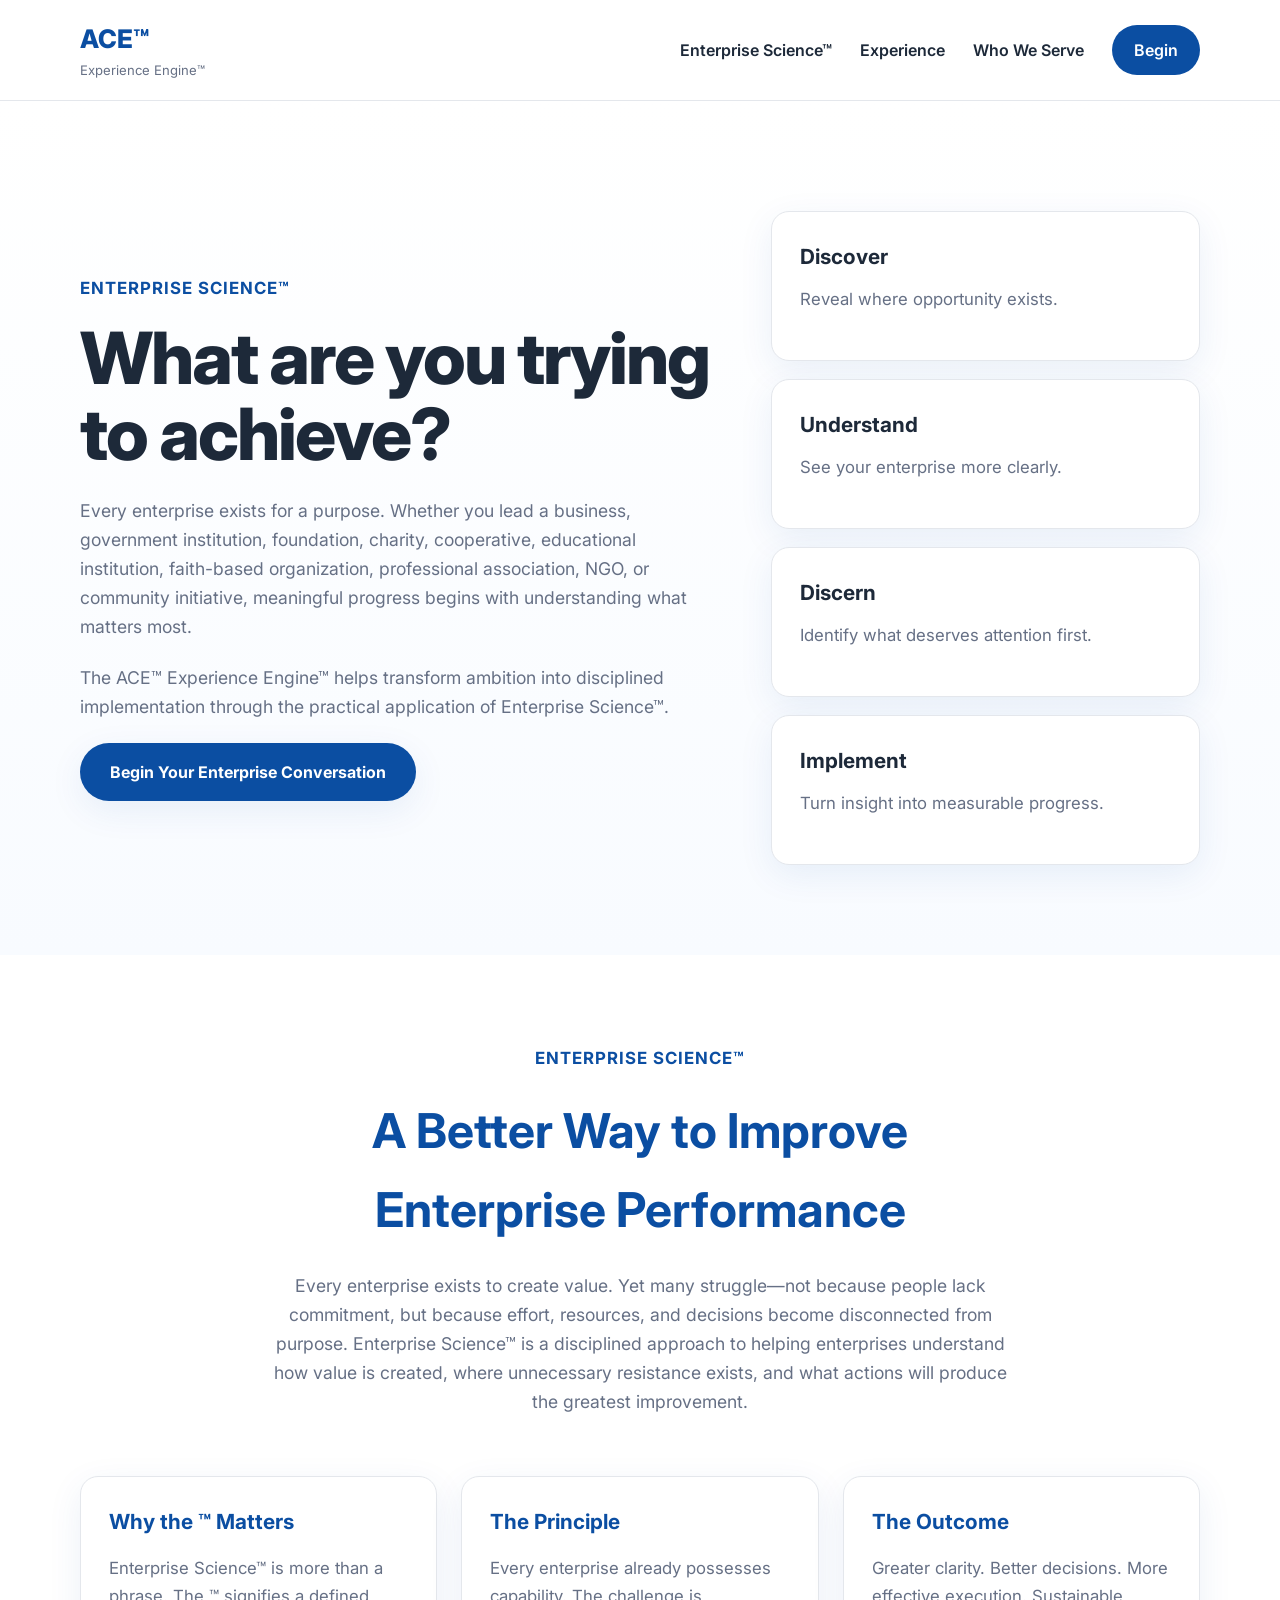
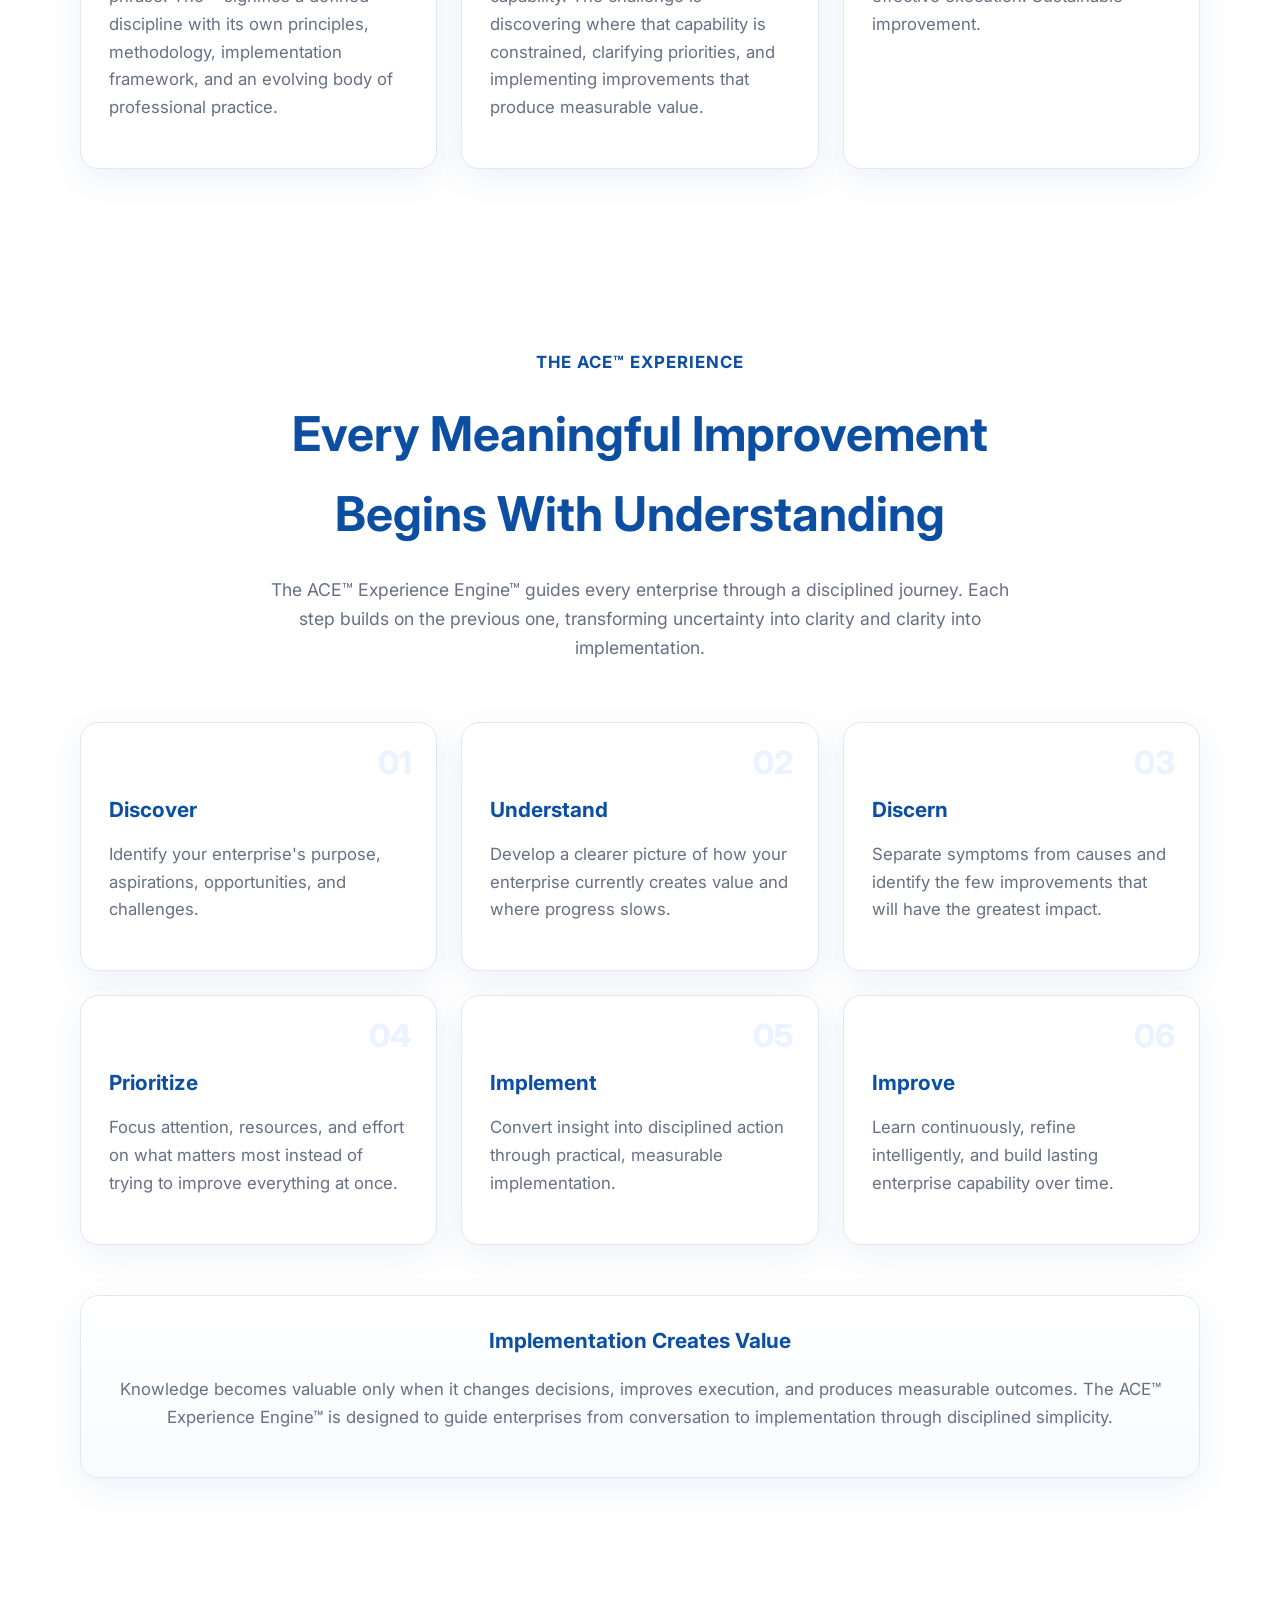
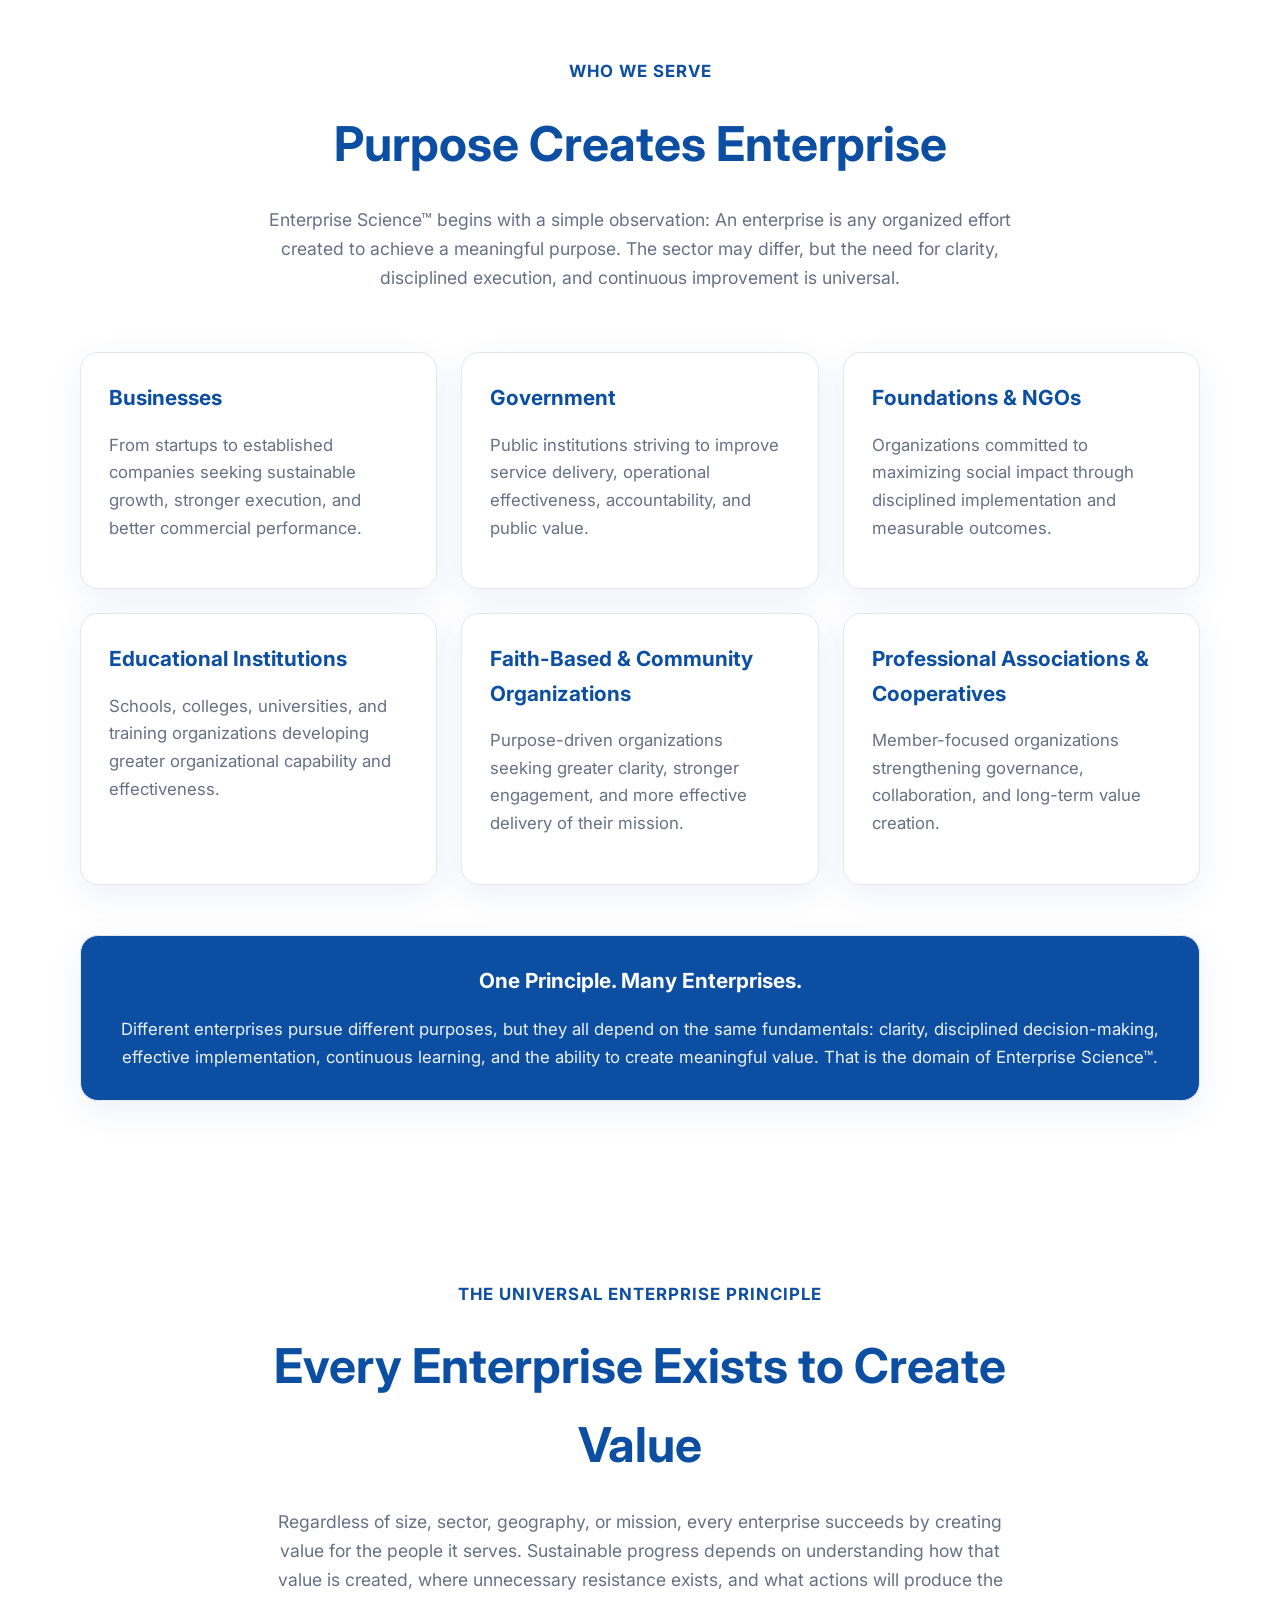
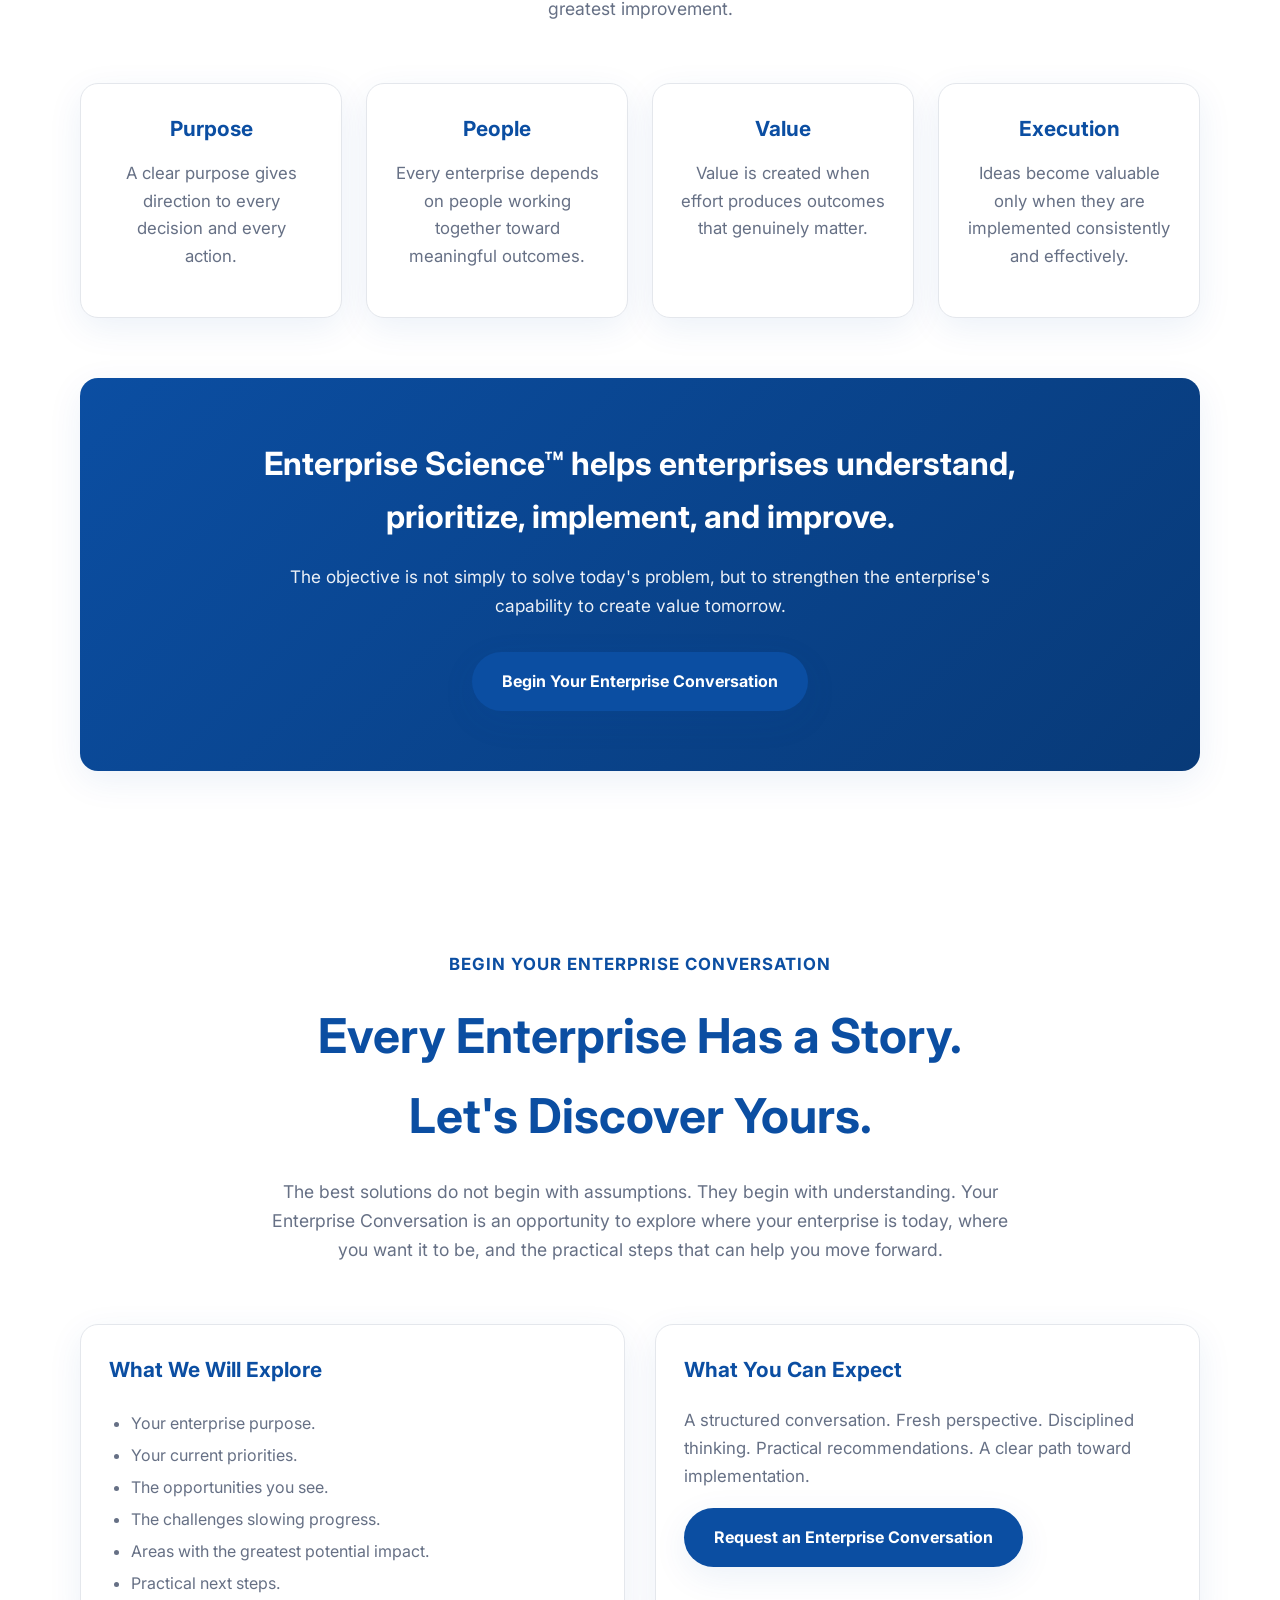
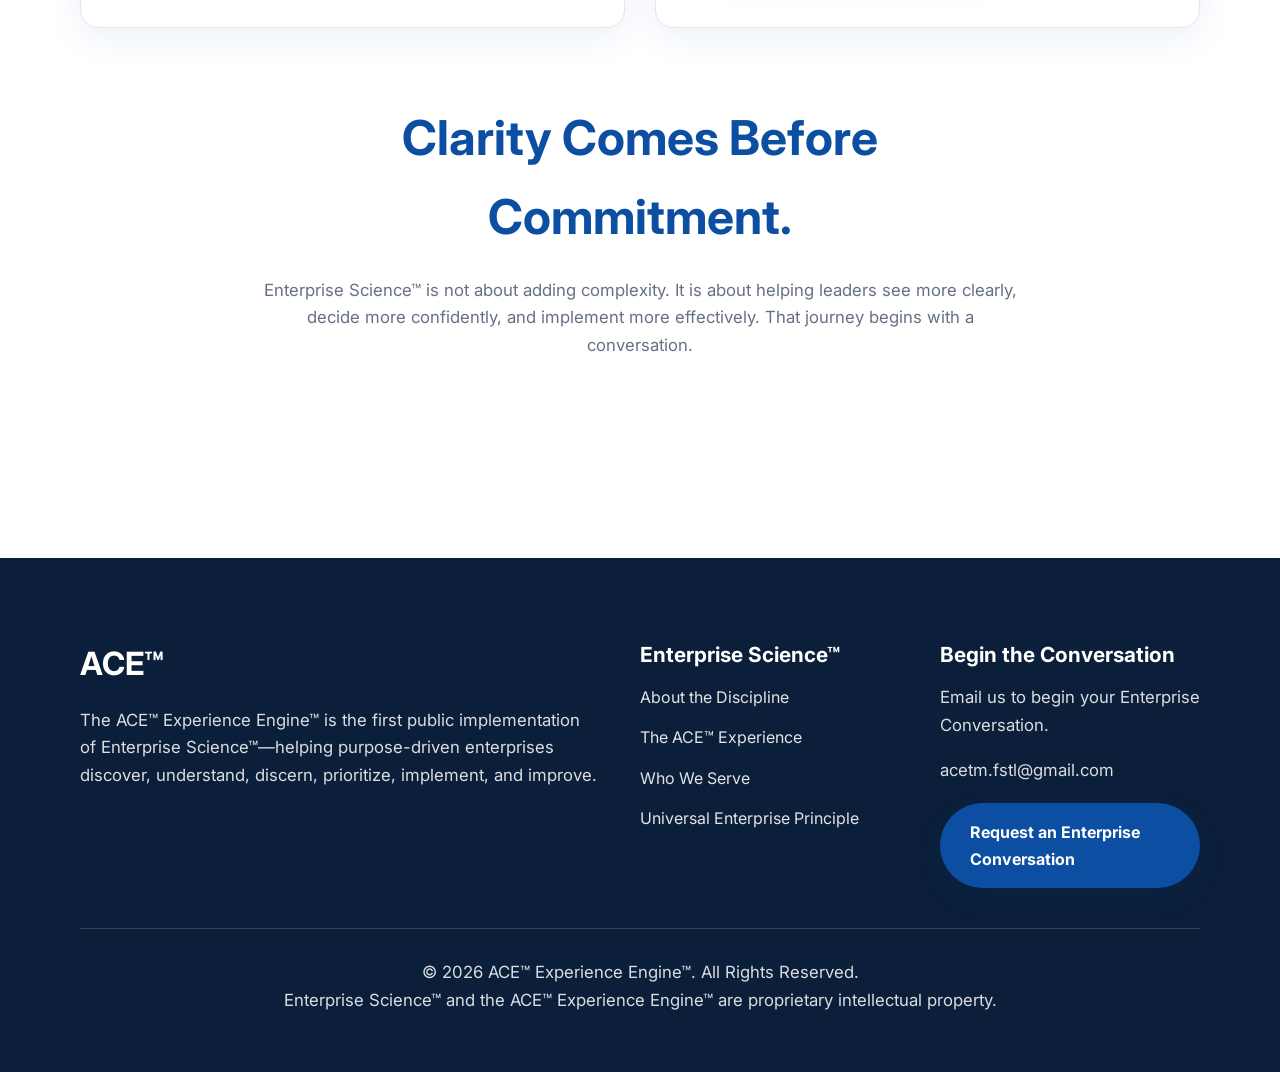
<file: index.html>
<!DOCTYPE html>
<html lang="en">

<head>

<meta charset="UTF-8">
<meta name="viewport"
content="width=device-width, initial-scale=1.0">

<title>
ACE™ Experience Engine™ | Enterprise Science™
</title>

<meta name="description"
content="Experience Enterprise Science™ through the ACE™ Experience Engine™. Discover opportunities, discern priorities, and guide implementation for your enterprise.">

<meta name="theme-color"
content="#0B4EA2">

<meta name="color-scheme"
content="light">

<link rel="preconnect"
href="https://fonts.googleapis.com">

<link rel="preconnect"
href="https://fonts.gstatic.com"
crossorigin>

<link href="https://fonts.googleapis.com/css2?family=Inter:wght@300;400;500;600;700;800&display=swap"
rel="stylesheet">

<style>

*{
margin:0;
padding:0;
box-sizing:border-box;
}

html{
scroll-behavior:smooth;
}

body{

font-family:'Inter',sans-serif;

background:#ffffff;

color:#1d2939;

line-height:1.65;

-webkit-font-smoothing:antialiased;

overflow-x:hidden;

}

:root{

--fstl-blue:#0B4EA2;
--fstl-blue-dark:#083A78;
--fstl-blue-light:#EAF3FF;

--text:#1D2939;
--text-light:#667085;

--white:#FFFFFF;

--border:#E4E7EC;

--section:#F8FAFC;

--radius:18px;

--shadow:
0 10px 35px rgba(11,78,162,.08);

--transition:
all .35s ease;

}

img{

max-width:100%;

display:block;

}

a{

text-decoration:none;

color:inherit;

}

.container{

width:min(1120px,92%);

margin:auto;

}

section{

padding:90px 0;

}

h1{

font-size:clamp(2.4rem,6vw,4.5rem);

line-height:1.05;

font-weight:800;

letter-spacing:-2px;

margin-bottom:24px;

}

h2{

font-size:clamp(2rem,5vw,3rem);

margin-bottom:22px;

color:var(--fstl-blue);

}

h3{

font-size:1.3rem;

margin-bottom:12px;

}

p{

font-size:1.05rem;

color:var(--text-light);

margin-bottom:18px;

}

.button{

display:inline-flex;

align-items:center;

justify-content:center;

padding:16px 30px;

background:var(--fstl-blue);

color:white;

border-radius:999px;

font-weight:700;

transition:var(--transition);

box-shadow:var(--shadow);

}

.button:hover{

background:var(--fstl-blue-dark);

transform:translateY(-2px);

}

.card{

background:white;

border:1px solid var(--border);

border-radius:var(--radius);

padding:28px;

box-shadow:var(--shadow);

transition:var(--transition);

}

.card:hover{

transform:translateY(-4px);

}

.highlight{

color:var(--fstl-blue);

}

.fade-up{

opacity:0;

transform:translateY(40px);

transition:1s ease;

}

.fade-up.visible{

opacity:1;

transform:translateY(0);

}

@media(max-width:768px){

section{

padding:70px 0;

}

.container{

width:92%;

}

}

</style>

</head>

<body>

<header class="site-header">

<nav class="container nav">

<div class="logo">

<span class="logo-mark">ACE™</span>

<span class="logo-sub">Experience Engine™</span>

</div>

<div class="nav-links">

<a href="#science">Enterprise Science™</a>

<a href="#experience">Experience</a>

<a href="#serve">Who We Serve</a>

<a href="#conversation" class="nav-button">
Begin
</a>

</div>

</nav>

</header>


<section class="hero">

<div class="container hero-grid">

<div class="hero-copy fade-up">

<p class="eyebrow">

Enterprise Science™

</p>

<h1>

What are you trying to achieve?

</h1>

<p class="hero-text">

Every enterprise exists for a purpose.

Whether you lead a business, government institution, foundation, charity, cooperative, educational institution, faith-based organization, professional association, NGO, or community initiative, meaningful progress begins with understanding what matters most.

</p>

<p class="hero-text">

The ACE™ Experience Engine™ helps transform ambition into disciplined implementation through the practical application of Enterprise Science™.

</p>

<a href="#conversation" class="button">

Begin Your Enterprise Conversation

</a>

</div>


<div class="hero-panel fade-up">

<div class="card">

<h3>

Discover

</h3>

<p>

Reveal where opportunity exists.

</p>

</div>

<div class="card">

<h3>

Understand

</h3>

<p>

See your enterprise more clearly.

</p>

</div>

<div class="card">

<h3>

Discern

</h3>

<p>

Identify what deserves attention first.

</p>

</div>

<div class="card">

<h3>

Implement

</h3>

<p>

Turn insight into measurable progress.

</p>

</div>

</div>

</div>

</section>


<style>

.site-header{

position:sticky;

top:0;

z-index:1000;

background:rgba(255,255,255,.96);

backdrop-filter:blur(12px);

border-bottom:1px solid var(--border);

}

.nav{

display:flex;

justify-content:space-between;

align-items:center;

padding:18px 0;

}

.logo{

display:flex;

flex-direction:column;

}

.logo-mark{

font-size:1.6rem;

font-weight:800;

color:var(--fstl-blue);

}

.logo-sub{

font-size:.82rem;

color:var(--text-light);

}

.nav-links{

display:flex;

gap:28px;

align-items:center;

font-weight:600;

}

.nav-button{

background:var(--fstl-blue);

color:#fff;

padding:12px 22px;

border-radius:999px;

}

.hero{

padding:110px 0 90px;

background:linear-gradient(
180deg,
#ffffff,
#f8fbff
);

}

.hero-grid{

display:grid;

grid-template-columns:1.2fr .8fr;

gap:48px;

align-items:center;

}

.eyebrow{

color:var(--fstl-blue);

font-weight:700;

letter-spacing:1px;

text-transform:uppercase;

margin-bottom:18px;

}

.hero-text{

font-size:1.1rem;

margin-bottom:22px;

}

.hero-panel{

display:grid;

gap:18px;

}

@media(max-width:900px){

.hero-grid{

grid-template-columns:1fr;

}

.nav-links{

display:none;

}

.hero{

padding-top:80px;

}

}

</style>

<section id="science">

<div class="container">

<div class="section-header fade-up">

<p class="eyebrow">
Enterprise Science™
</p>

<h2>
A Better Way to Improve Enterprise Performance
</h2>

<p class="section-intro">

Every enterprise exists to create value.

Yet many struggle—not because people lack commitment, but because effort, resources, and decisions become disconnected from purpose.

Enterprise Science™ is a disciplined approach to helping enterprises understand how value is created, where unnecessary resistance exists, and what actions will produce the greatest improvement.

</p>

</div>


<div class="science-grid">

<div class="card fade-up">

<h3>
Why the ™ Matters
</h3>

<p>

Enterprise Science™ is more than a phrase.

The ™ signifies a defined discipline with its own principles, methodology, implementation framework, and an evolving body of professional practice.

</p>

</div>


<div class="card fade-up">

<h3>
The Principle
</h3>

<p>

Every enterprise already possesses capability.

The challenge is discovering where that capability is constrained, clarifying priorities, and implementing improvements that produce measurable value.

</p>

</div>


<div class="card fade-up">

<h3>
The Outcome
</h3>

<p>

Greater clarity.

Better decisions.

More effective execution.

Sustainable improvement.

</p>

</div>

</div>

</div>

</section>


<style>

.section-header{

max-width:760px;

margin:0 auto 60px;

text-align:center;

}

.section-intro{

font-size:1.1rem;

}

.science-grid{

display:grid;

grid-template-columns:repeat(3,1fr);

gap:24px;

}

.science-grid .card{

height:100%;

}

.science-grid h3{

color:var(--fstl-blue);

margin-bottom:16px;

}

@media(max-width:900px){

.science-grid{

grid-template-columns:1fr;

}

}

</style>

<section id="experience">

<div class="container">

<div class="section-header fade-up">

<p class="eyebrow">
The ACE™ Experience
</p>

<h2>
Every Meaningful Improvement Begins With Understanding
</h2>

<p class="section-intro">

The ACE™ Experience Engine™ guides every enterprise through a disciplined journey. Each step builds on the previous one, transforming uncertainty into clarity and clarity into implementation.

</p>

</div>


<div class="experience-grid">

<div class="experience-card card fade-up">

<div class="step-number">01</div>

<h3>Discover</h3>

<p>

Identify your enterprise's purpose, aspirations, opportunities, and challenges.

</p>

</div>


<div class="experience-card card fade-up">

<div class="step-number">02</div>

<h3>Understand</h3>

<p>

Develop a clearer picture of how your enterprise currently creates value and where progress slows.

</p>

</div>


<div class="experience-card card fade-up">

<div class="step-number">03</div>

<h3>Discern</h3>

<p>

Separate symptoms from causes and identify the few improvements that will have the greatest impact.

</p>

</div>


<div class="experience-card card fade-up">

<div class="step-number">04</div>

<h3>Prioritize</h3>

<p>

Focus attention, resources, and effort on what matters most instead of trying to improve everything at once.

</p>

</div>


<div class="experience-card card fade-up">

<div class="step-number">05</div>

<h3>Implement</h3>

<p>

Convert insight into disciplined action through practical, measurable implementation.

</p>

</div>


<div class="experience-card card fade-up">

<div class="step-number">06</div>

<h3>Improve</h3>

<p>

Learn continuously, refine intelligently, and build lasting enterprise capability over time.

</p>

</div>

</div>


<div class="experience-summary card fade-up">

<h3>

Implementation Creates Value

</h3>

<p>

Knowledge becomes valuable only when it changes decisions, improves execution, and produces measurable outcomes. The ACE™ Experience Engine™ is designed to guide enterprises from conversation to implementation through disciplined simplicity.

</p>

</div>

</div>

</section>


<style>

.experience-grid{

display:grid;

grid-template-columns:repeat(3,1fr);

gap:24px;

margin-top:50px;

}

.experience-card{

position:relative;

padding-top:70px;

}

.step-number{

position:absolute;

top:24px;

right:24px;

font-size:2rem;

font-weight:800;

color:var(--fstl-blue-light);

line-height:1;

}

.experience-card h3{

color:var(--fstl-blue);

margin-bottom:14px;

}

.experience-summary{

margin-top:50px;

text-align:center;

background:linear-gradient(180deg,#ffffff,#f8fbff);

}

.experience-summary h3{

color:var(--fstl-blue);

margin-bottom:18px;

}

@media(max-width:900px){

.experience-grid{

grid-template-columns:1fr;

}

}

</style>

<section id="serve">

<div class="container">

<div class="section-header fade-up">

<p class="eyebrow">

Who We Serve

</p>

<h2>

Purpose Creates Enterprise

</h2>

<p class="section-intro">

Enterprise Science™ begins with a simple observation:

An enterprise is any organized effort created to achieve a meaningful purpose.

The sector may differ, but the need for clarity, disciplined execution, and continuous improvement is universal.

</p>

</div>


<div class="serve-grid">

<div class="card fade-up">

<h3>

Businesses

</h3>

<p>

From startups to established companies seeking sustainable growth, stronger execution, and better commercial performance.

</p>

</div>


<div class="card fade-up">

<h3>

Government

</h3>

<p>

Public institutions striving to improve service delivery, operational effectiveness, accountability, and public value.

</p>

</div>


<div class="card fade-up">

<h3>

Foundations & NGOs

</h3>

<p>

Organizations committed to maximizing social impact through disciplined implementation and measurable outcomes.

</p>

</div>


<div class="card fade-up">

<h3>

Educational Institutions

</h3>

<p>

Schools, colleges, universities, and training organizations developing greater organizational capability and effectiveness.

</p>

</div>


<div class="card fade-up">

<h3>

Faith-Based & Community Organizations

</h3>

<p>

Purpose-driven organizations seeking greater clarity, stronger engagement, and more effective delivery of their mission.

</p>

</div>


<div class="card fade-up">

<h3>

Professional Associations & Cooperatives

</h3>

<p>

Member-focused organizations strengthening governance, collaboration, and long-term value creation.

</p>

</div>

</div>


<div class="universal-message card fade-up">

<h3>

One Principle. Many Enterprises.

</h3>

<p>

Different enterprises pursue different purposes, but they all depend on the same fundamentals:

clarity, disciplined decision-making, effective implementation, continuous learning, and the ability to create meaningful value.

That is the domain of Enterprise Science™.

</p>

</div>

</div>

</section>


<style>

.serve-grid{

display:grid;

grid-template-columns:repeat(3,1fr);

gap:24px;

margin-top:50px;

}

.serve-grid .card{

height:100%;

}

.serve-grid h3{

color:var(--fstl-blue);

margin-bottom:16px;

}

.universal-message{

margin-top:50px;

text-align:center;

background:var(--fstl-blue);

color:#ffffff;

}

.universal-message h3{

color:#ffffff;

margin-bottom:18px;

}

.universal-message p{

color:rgba(255,255,255,.92);

margin-bottom:0;

}

@media(max-width:900px){

.serve-grid{

grid-template-columns:1fr;

}

}

</style>

<section id="principle">

<div class="container">

<div class="section-header fade-up">

<p class="eyebrow">

The Universal Enterprise Principle

</p>

<h2>

Every Enterprise Exists to Create Value

</h2>

<p class="section-intro">

Regardless of size, sector, geography, or mission, every enterprise succeeds by creating value for the people it serves. Sustainable progress depends on understanding how that value is created, where unnecessary resistance exists, and what actions will produce the greatest improvement.

</p>

</div>


<div class="principle-grid">

<div class="principle-item card fade-up">

<h3>

Purpose

</h3>

<p>

A clear purpose gives direction to every decision and every action.

</p>

</div>


<div class="principle-item card fade-up">

<h3>

People

</h3>

<p>

Every enterprise depends on people working together toward meaningful outcomes.

</p>

</div>


<div class="principle-item card fade-up">

<h3>

Value

</h3>

<p>

Value is created when effort produces outcomes that genuinely matter.

</p>

</div>


<div class="principle-item card fade-up">

<h3>

Execution

</h3>

<p>

Ideas become valuable only when they are implemented consistently and effectively.

</p>

</div>

</div>


<div class="principle-banner fade-up">

<div class="banner-content">

<h3>

Enterprise Science™ helps enterprises understand, prioritize, implement, and improve.

</h3>

<p>

The objective is not simply to solve today's problem, but to strengthen the enterprise's capability to create value tomorrow.

</p>

<a href="#conversation" class="button">

Begin Your Enterprise Conversation

</a>

</div>

</div>

</div>

</section>


<style>

.principle-grid{

display:grid;

grid-template-columns:repeat(4,1fr);

gap:24px;

margin-top:50px;

}

.principle-item{

text-align:center;

}

.principle-item h3{

color:var(--fstl-blue);

margin-bottom:14px;

}

.principle-banner{

margin-top:60px;

padding:60px 40px;

border-radius:var(--radius);

background:linear-gradient(
135deg,
var(--fstl-blue),
var(--fstl-blue-dark)
);

box-shadow:var(--shadow);

text-align:center;

}

.banner-content{

max-width:760px;

margin:auto;

}

.banner-content h3{

color:#ffffff;

font-size:2rem;

margin-bottom:20px;

}

.banner-content p{

color:rgba(255,255,255,.92);

font-size:1.08rem;

margin-bottom:32px;

}

@media(max-width:900px){

.principle-grid{

grid-template-columns:1fr;

}

.principle-banner{

padding:40px 24px;

}

.banner-content h3{

font-size:1.6rem;

}

}

</style>

<section id="conversation">

<div class="container">

<div class="section-header fade-up">

<p class="eyebrow">

Begin Your Enterprise Conversation

</p>

<h2>

Every Enterprise Has a Story.
Let's Discover Yours.

</h2>

<p class="section-intro">

The best solutions do not begin with assumptions.

They begin with understanding.

Your Enterprise Conversation is an opportunity to explore where your enterprise is today, where you want it to be, and the practical steps that can help you move forward.

</p>

</div>


<div class="conversation-layout">

<div class="conversation-card card fade-up">

<h3>

What We Will Explore

</h3>

<ul class="conversation-list">

<li>Your enterprise purpose.</li>

<li>Your current priorities.</li>

<li>The opportunities you see.</li>

<li>The challenges slowing progress.</li>

<li>Areas with the greatest potential impact.</li>

<li>Practical next steps.</li>

</ul>

</div>


<div class="conversation-card card fade-up">

<h3>

What You Can Expect

</h3>

<p>

A structured conversation.

Fresh perspective.

Disciplined thinking.

Practical recommendations.

A clear path toward implementation.

</p>

<a href="mailto:info@fstl.com.ng"
class="button">

Request an Enterprise Conversation

</a>

</div>

</div>


<div class="closing-message fade-up">

<h2>

Clarity Comes Before Commitment.

</h2>

<p>

Enterprise Science™ is not about adding complexity.

It is about helping leaders see more clearly, decide more confidently, and implement more effectively.

That journey begins with a conversation.

</p>

</div>

</div>

</section>


<style>

.conversation-layout{

display:grid;

grid-template-columns:1fr 1fr;

gap:30px;

margin-top:50px;

}

.conversation-card{

height:100%;

}

.conversation-card h3{

color:var(--fstl-blue);

margin-bottom:20px;

}

.conversation-list{

padding-left:22px;

color:var(--text-light);

line-height:2;

}

.closing-message{

margin-top:70px;

text-align:center;

max-width:760px;

margin-left:auto;

margin-right:auto;

}

.closing-message h2{

margin-bottom:20px;

}

@media(max-width:900px){

.conversation-layout{

grid-template-columns:1fr;

}

}

</style>

<footer class="site-footer">

<div class="container">

<div class="footer-grid">

<div>

<h3 class="footer-logo">

ACE™

</h3>

<p>

The ACE™ Experience Engine™ is the first public implementation of Enterprise Science™—helping purpose-driven enterprises discover, understand, discern, prioritize, implement, and improve.

</p>

</div>

<div>

<h3>

Enterprise Science™

</h3>

<ul class="footer-links">

<li><a href="#science">About the Discipline</a></li>

<li><a href="#experience">The ACE™ Experience</a></li>

<li><a href="#serve">Who We Serve</a></li>

<li><a href="#principle">Universal Enterprise Principle</a></li>

</ul>

</div>

<div>

<h3>

Begin the Conversation

</h3>

<p>

Email us to begin your Enterprise Conversation.

</p>

<p>

<a href="mailto:acetm.fstl@gmail.com">

acetm.fstl@gmail.com

</a>

</p>

<a href="mailto:acetm.fstl@gmail.com"
class="button">

Request an Enterprise Conversation

</a>

</div>

</div>

<hr>

<div class="copyright">

<p>

© 2026 ACE™ Experience Engine™. All Rights Reserved.

<br>

Enterprise Science™ and the ACE™ Experience Engine™ are proprietary intellectual property.

</p>

</div>

</div>

</footer>


<style>

.site-footer{

background:#0b1f3a;

color:#ffffff;

padding:80px 0 40px;

margin-top:90px;

}

.footer-grid{

display:grid;

grid-template-columns:2fr 1fr 1fr;

gap:40px;

margin-bottom:40px;

}

.footer-logo{

font-size:2rem;

color:#ffffff;

margin-bottom:16px;

}

.site-footer p{

color:rgba(255,255,255,.85);

}

.footer-links{

list-style:none;

padding:0;

}

.footer-links li{

margin-bottom:14px;

}

.footer-links a{

color:rgba(255,255,255,.88);

transition:.3s;

}

.footer-links a:hover{

color:#ffffff;

}

.site-footer hr{

border:none;

height:1px;

background:rgba(255,255,255,.15);

margin:30px 0;

}

.copyright{

text-align:center;

}

@media(max-width:900px){

.footer-grid{

grid-template-columns:1fr;

}

}

</style>


<script>

const observer = new IntersectionObserver((entries)=>{

entries.forEach(entry=>{

if(entry.isIntersecting){

entry.target.classList.add("visible");

}

});

},{

threshold:0.15

});

document.querySelectorAll(".fade-up").forEach(item=>{

observer.observe(item);

});

</script>

</body>

</html>
</file>
